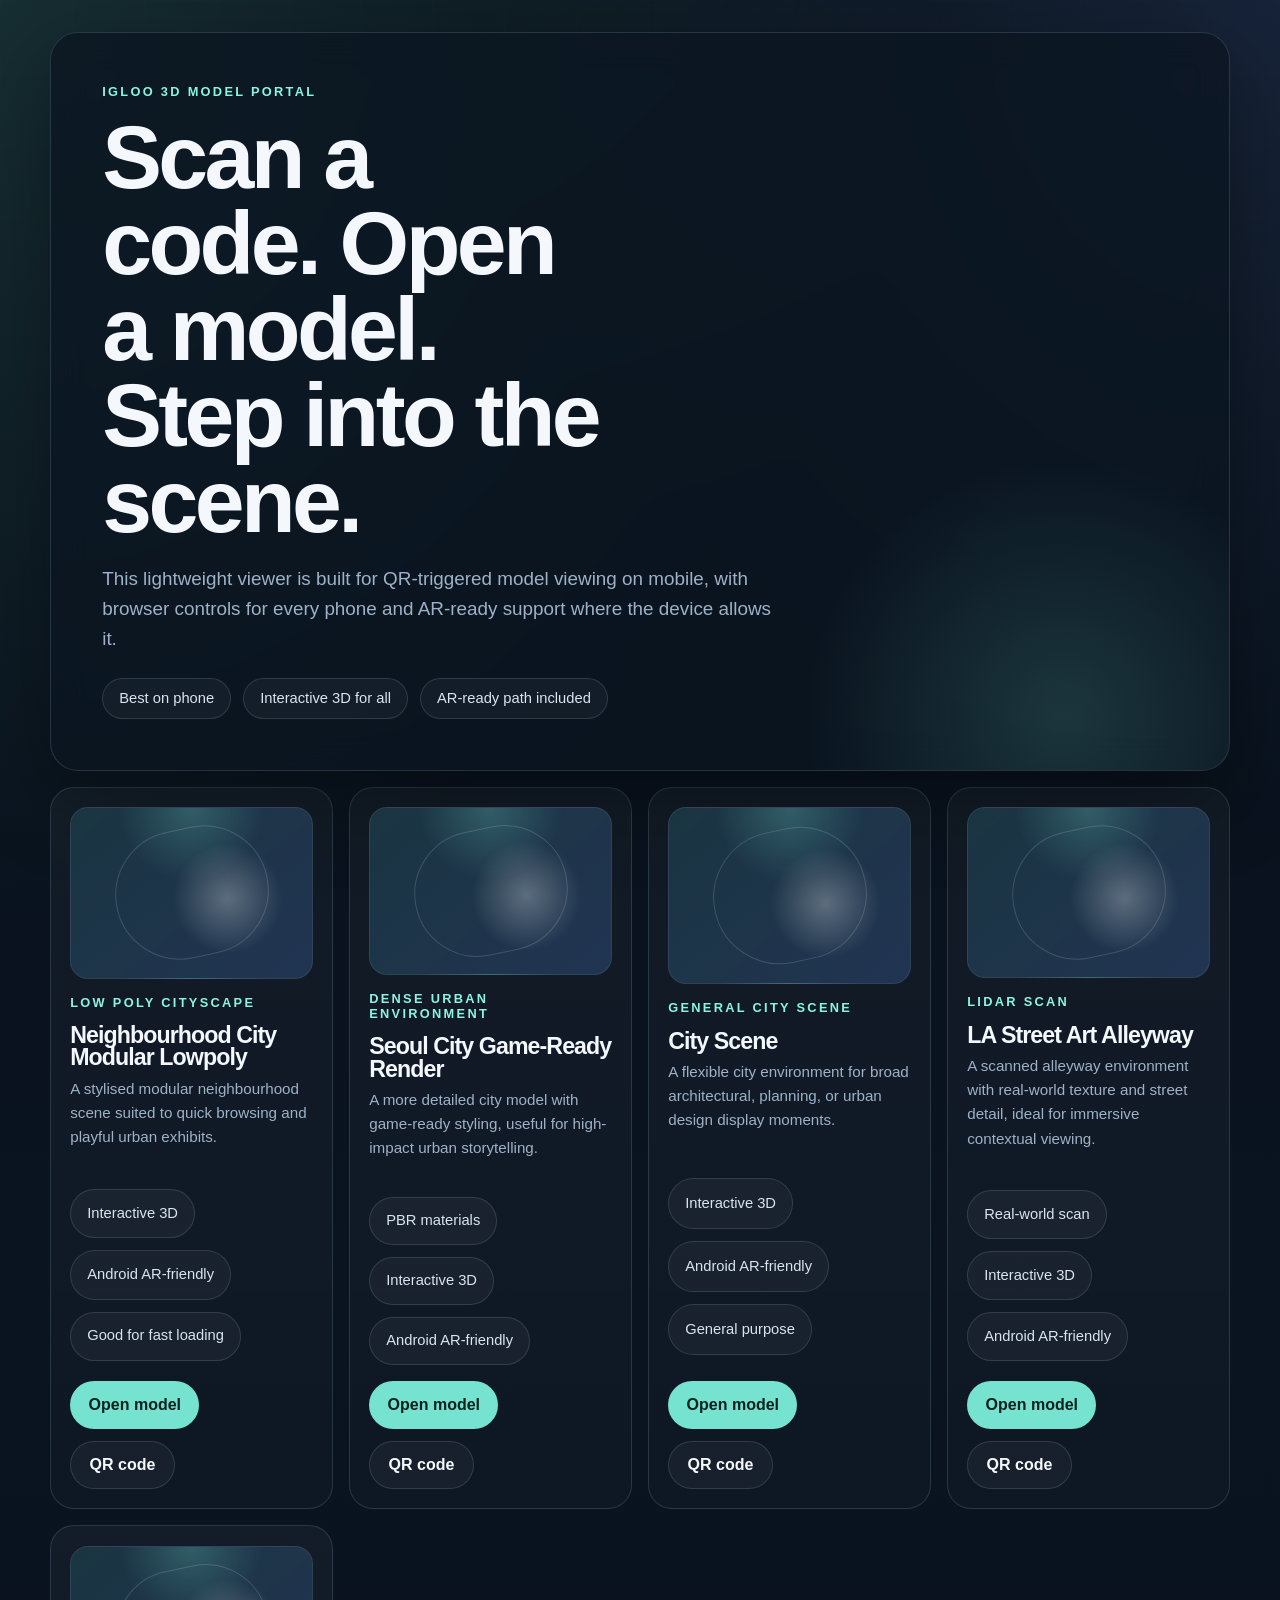
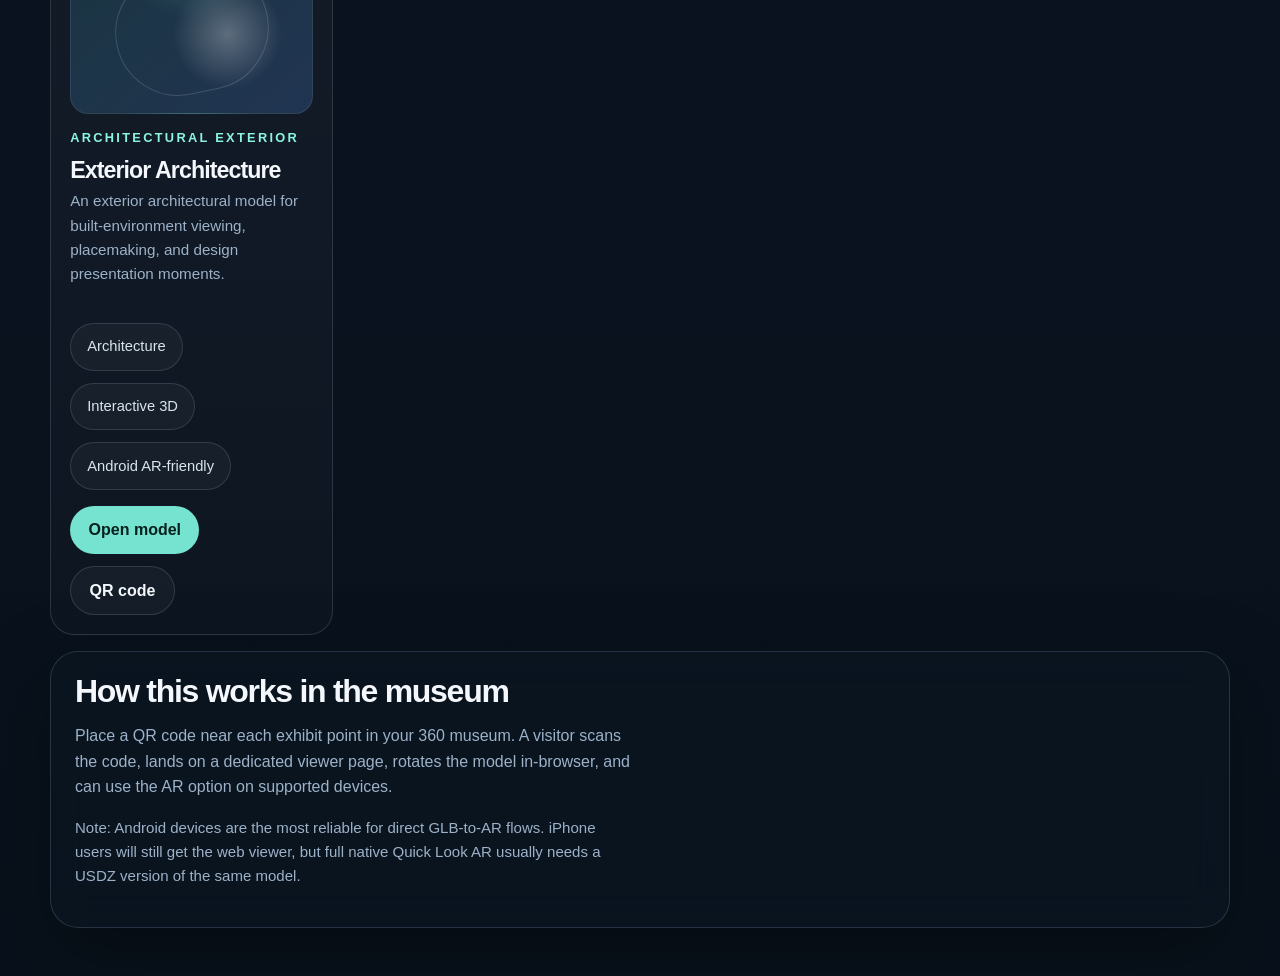
<file: index.html>
<!doctype html>
<html lang="en">
  <head>
    <meta charset="utf-8">
    <meta name="viewport" content="width=device-width, initial-scale=1">
    <title>Igloo Model Portal</title>
    <meta
      name="description"
      content="Scan-friendly 3D model viewer pages for immersive museum and exhibition experiences."
    >
    <link rel="stylesheet" href="./styles.css">
  </head>
  <body data-page="index">
    <main class="shell">
      <section class="hero">
        <p class="eyebrow">Igloo 3D Model Portal</p>
        <h1>Scan a code. Open a model. Step into the scene.</h1>
        <p class="lede">
          This lightweight viewer is built for QR-triggered model viewing on mobile, with
          browser controls for every phone and AR-ready support where the device allows it.
        </p>
        <div class="hero-note">
          <span>Best on phone</span>
          <span>Interactive 3D for all</span>
          <span>AR-ready path included</span>
        </div>
      </section>

      <section class="gallery" aria-label="Available models" id="model-grid"></section>

      <section class="footer-panel">
        <h2>How this works in the museum</h2>
        <p>
          Place a QR code near each exhibit point in your 360 museum. A visitor scans the
          code, lands on a dedicated viewer page, rotates the model in-browser, and can use
          the AR option on supported devices.
        </p>
        <p class="footnote">
          Note: Android devices are the most reliable for direct GLB-to-AR flows. iPhone
          users will still get the web viewer, but full native Quick Look AR usually needs a
          USDZ version of the same model.
        </p>
      </section>
    </main>

    <script src="./models.js"></script>
    <script src="./app.js"></script>
  </body>
</html>
</file>
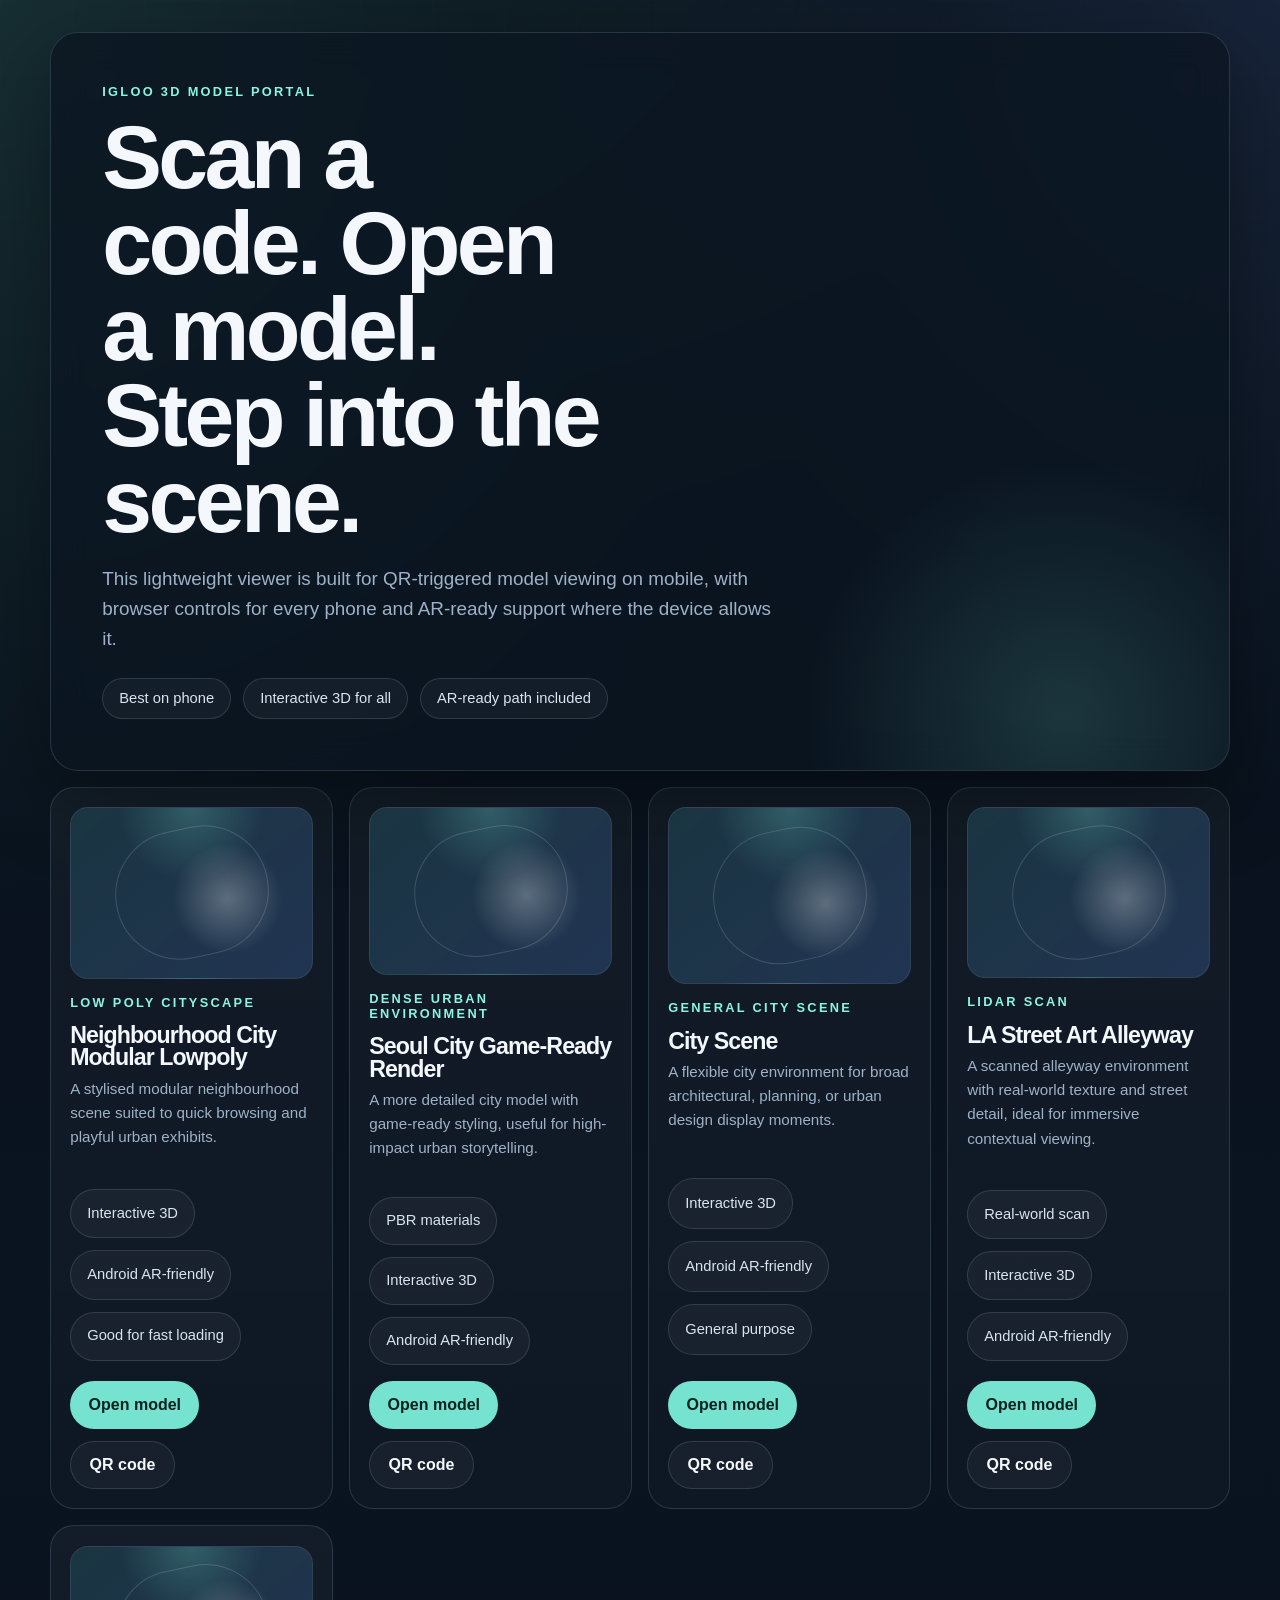
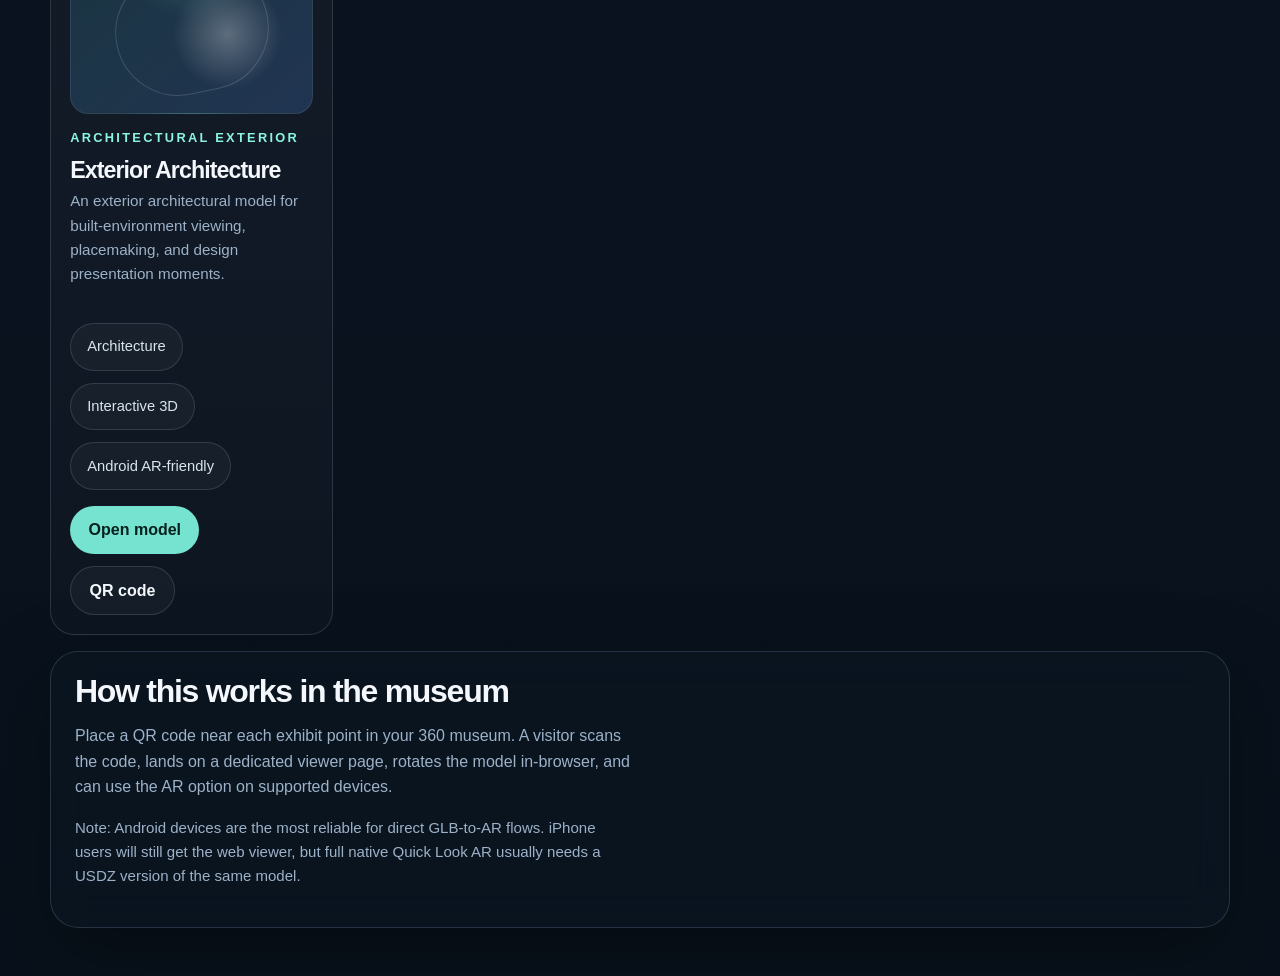
<file: ar.html>
<!doctype html>
<html lang="en">
  <head>
    <meta charset="utf-8">
    <meta name="viewport" content="width=device-width, initial-scale=1">
    <title>Open in AR</title>
    <meta
      name="description"
      content="Launch a 3D model directly into Android Scene Viewer AR when supported."
    >
    <link rel="stylesheet" href="./styles.css">
  </head>
  <body data-page="ar">
    <main class="viewer-shell">
      <section class="hero">
        <p class="eyebrow" id="ar-tag">Igloo AR launch</p>
        <h1 id="ar-title">Preparing AR…</h1>
        <p class="lede" id="ar-description">
          On supported Android devices this will open directly into Scene Viewer AR. If that
          is not available, you can continue into the browser-based 3D viewer.
        </p>
        <div class="card-actions">
          <a class="button" id="ar-open-now" href="#">Open AR now</a>
          <a class="button-secondary" id="ar-open-viewer" href="#">Open browser viewer</a>
        </div>
      </section>
    </main>

    <script src="./models.js"></script>
    <script src="./app.js"></script>
  </body>
</html>
</file>
<file: styles.css>
:root {
  --bg: #08111b;
  --bg-soft: #0e1a27;
  --panel: rgba(11, 22, 34, 0.76);
  --line: rgba(158, 191, 222, 0.18);
  --text: #f4f8fc;
  --muted: #9db2c8;
  --accent: #76e2d0;
  --accent-strong: #8cf4e2;
  --shadow: 0 28px 80px rgba(0, 0, 0, 0.34);
  --max: 1180px;
  --radius: 28px;
  --font-head: "Aptos Display", "Segoe UI", sans-serif;
  --font-body: "Aptos", "Segoe UI", sans-serif;
}

* {
  box-sizing: border-box;
}

html,
body {
  margin: 0;
  min-height: 100%;
}

body {
  font-family: var(--font-body);
  color: var(--text);
  background:
    radial-gradient(circle at top left, rgba(118, 226, 208, 0.14), transparent 32%),
    radial-gradient(circle at top right, rgba(120, 154, 255, 0.14), transparent 28%),
    linear-gradient(180deg, #071018 0%, #0a1320 50%, #08111b 100%);
}

body::before {
  position: fixed;
  inset: 0;
  content: "";
  pointer-events: none;
  background-image:
    linear-gradient(rgba(255, 255, 255, 0.03) 1px, transparent 1px),
    linear-gradient(90deg, rgba(255, 255, 255, 0.03) 1px, transparent 1px);
  background-size: 72px 72px;
  mask-image: linear-gradient(180deg, rgba(0, 0, 0, 0.28), transparent 78%);
}

a {
  color: inherit;
}

.shell,
.viewer-shell {
  width: min(calc(100% - 2rem), var(--max));
  margin: 0 auto;
  padding: 2rem 0 3rem;
}

.hero,
.footer-panel,
.viewer-stage {
  position: relative;
  overflow: hidden;
  background: var(--panel);
  border: 1px solid var(--line);
  border-radius: var(--radius);
  box-shadow: var(--shadow);
  backdrop-filter: blur(18px);
}

.hero {
  padding: clamp(2rem, 4vw, 4rem);
}

.hero::after,
.viewer-stage::after {
  position: absolute;
  inset: auto -8% -28% auto;
  width: min(42vw, 520px);
  aspect-ratio: 1;
  content: "";
  background: radial-gradient(circle, rgba(118, 226, 208, 0.16), transparent 70%);
  pointer-events: none;
}

.eyebrow {
  margin: 0 0 0.9rem;
  font-size: 0.8rem;
  font-weight: 700;
  letter-spacing: 0.18em;
  text-transform: uppercase;
  color: var(--accent-strong);
}

h1,
h2,
.card-title {
  margin: 0;
  font-family: var(--font-head);
  font-weight: 700;
  line-height: 0.96;
  letter-spacing: -0.04em;
}

h1 {
  max-width: 10ch;
  font-size: clamp(2.7rem, 7vw, 5.8rem);
}

h2 {
  font-size: clamp(1.5rem, 3vw, 2rem);
}

.lede,
.footer-panel p,
.card-copy,
.viewer-meta,
.footnote {
  max-width: 64ch;
  line-height: 1.6;
  color: var(--muted);
}

.lede {
  margin: 1.25rem 0 0;
  font-size: clamp(1rem, 1.6vw, 1.18rem);
}

.hero-note {
  display: flex;
  flex-wrap: wrap;
  gap: 0.75rem;
  margin-top: 1.5rem;
}

.hero-note span,
.meta-pill {
  display: inline-flex;
  align-items: center;
  padding: 0.7rem 1rem;
  border: 1px solid var(--line);
  border-radius: 999px;
  background: rgba(255, 255, 255, 0.04);
  color: #d8e5f1;
  font-size: 0.92rem;
}

.gallery {
  display: grid;
  grid-template-columns: repeat(auto-fit, minmax(240px, 1fr));
  gap: 1rem;
  margin: 1rem 0;
}

.model-card {
  display: grid;
  gap: 1rem;
  padding: 1.2rem;
  border: 1px solid var(--line);
  border-radius: 24px;
  background: linear-gradient(180deg, rgba(255, 255, 255, 0.04), rgba(255, 255, 255, 0.02));
  min-height: 320px;
}

.card-art {
  position: relative;
  min-height: 168px;
  border-radius: 18px;
  border: 1px solid rgba(255, 255, 255, 0.08);
  overflow: hidden;
  background:
    radial-gradient(circle at top, rgba(118, 226, 208, 0.24), transparent 35%),
    linear-gradient(140deg, rgba(118, 226, 208, 0.1), rgba(120, 154, 255, 0.16)),
    #102131;
}

.card-art::before,
.card-art::after {
  position: absolute;
  content: "";
}

.card-art::before {
  inset: 12% 18%;
  border-radius: 999px;
  border: 1px solid rgba(255, 255, 255, 0.15);
  transform: rotate(-12deg);
}

.card-art::after {
  inset: auto 12% 14% auto;
  width: 46%;
  aspect-ratio: 1;
  background: radial-gradient(circle, rgba(255, 255, 255, 0.28), transparent 70%);
}

.card-title {
  font-size: 1.45rem;
}

.card-copy {
  margin: 0.5rem 0 0;
  font-size: 0.95rem;
}

.card-actions {
  display: flex;
  flex-wrap: wrap;
  gap: 0.75rem;
  margin-top: auto;
}

.button,
.button-secondary,
.back-link,
.ar-button {
  display: inline-flex;
  align-items: center;
  justify-content: center;
  min-height: 48px;
  padding: 0.9rem 1.15rem;
  border-radius: 999px;
  text-decoration: none;
  font-weight: 600;
  transition: transform 180ms ease, background-color 180ms ease, border-color 180ms ease;
}

.button,
.ar-button {
  border: 0;
  background: var(--accent);
  color: #07211f;
}

.button-secondary,
.back-link {
  border: 1px solid var(--line);
  background: rgba(255, 255, 255, 0.04);
  color: var(--text);
}

.button:hover,
.button-secondary:hover,
.back-link:hover,
.ar-button:hover {
  transform: translateY(-1px);
}

.footer-panel {
  padding: 1.5rem;
}

.footer-panel.compact {
  margin-top: 1rem;
}

.footnote {
  font-size: 0.94rem;
}

.viewer-shell {
  min-height: 100svh;
}

.back-link {
  margin-bottom: 1rem;
}

.viewer-stage {
  display: grid;
  grid-template-columns: minmax(0, 0.92fr) minmax(0, 1.08fr);
  gap: 1.2rem;
  padding: 1rem;
  align-items: stretch;
}

.viewer-copy {
  display: flex;
  flex-direction: column;
  justify-content: flex-end;
  padding: clamp(1.1rem, 2vw, 2rem);
}

.viewer-copy h1 {
  max-width: 14ch;
  font-size: clamp(2rem, 4vw, 4.2rem);
}

.viewer-meta {
  display: flex;
  flex-wrap: wrap;
  gap: 0.75rem;
  margin-top: 1.25rem;
}

model-viewer {
  width: 100%;
  min-height: min(78svh, 720px);
  border-radius: 22px;
  background:
    radial-gradient(circle at top, rgba(118, 226, 208, 0.12), transparent 34%),
    linear-gradient(180deg, #102030, #0a1320);
  border: 1px solid rgba(255, 255, 255, 0.06);
}

@media (max-width: 920px) {
  .viewer-stage {
    grid-template-columns: 1fr;
  }

  model-viewer {
    min-height: 58svh;
  }
}

@media (max-width: 640px) {
  .shell,
  .viewer-shell {
    width: min(calc(100% - 1rem), var(--max));
    padding: 1rem 0 1.5rem;
  }

  .hero,
  .footer-panel {
    border-radius: 22px;
  }

  h1 {
    max-width: 12ch;
  }

  .gallery {
    grid-template-columns: 1fr;
  }
}
</file>
